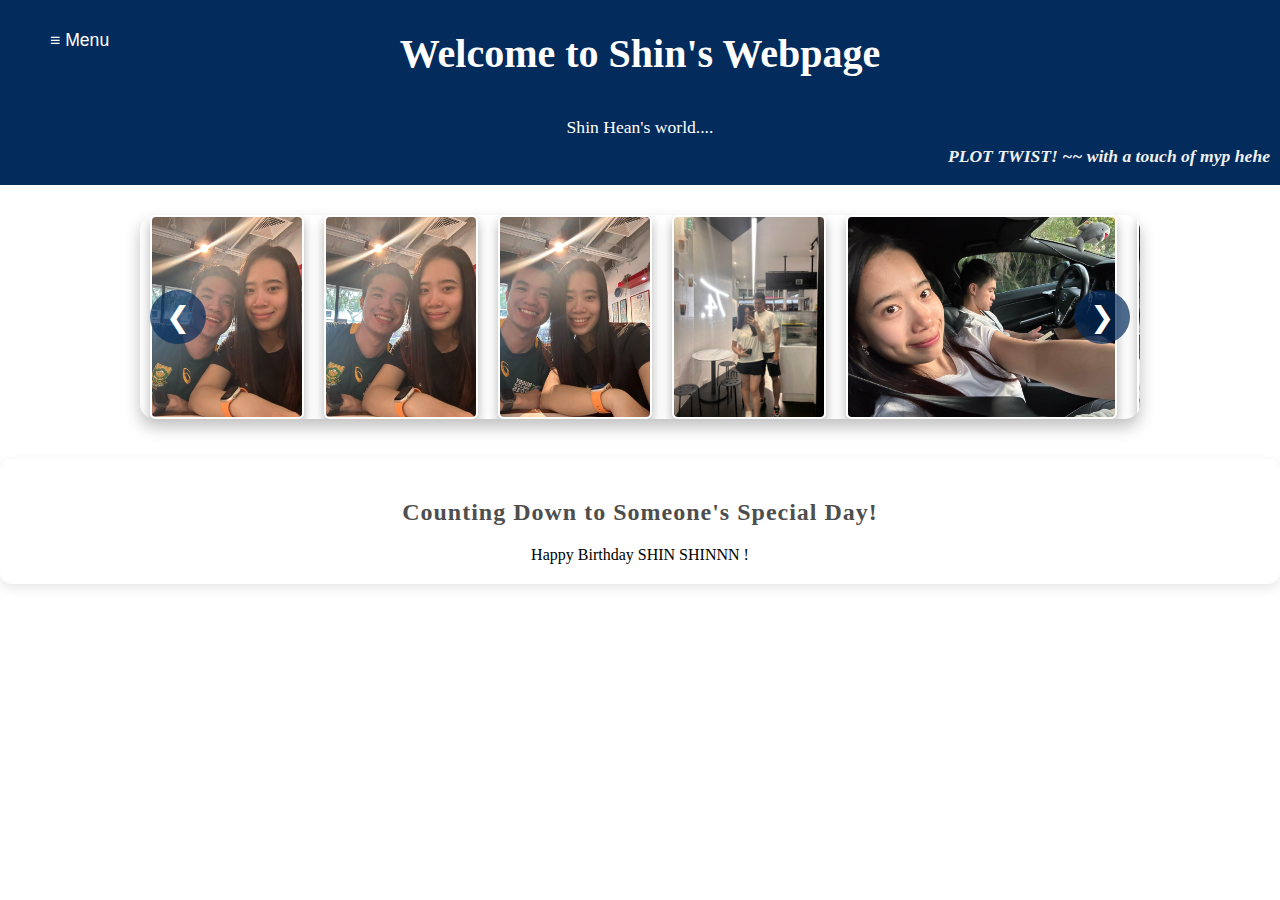
<file: index.html>
<!DOCTYPE html>
<html>
<head>
    <title>Shin's Webpage</title>
    <link rel="stylesheet" href="menu.css">
    <style>
        body {
            font-family : 'Roboto', serif;
            margin: 0;
            text-align: center;
        }
        h1 {
            font-size: 2.5rem;
            color: white;
            background-color: #032b5b;
            margin: 0;
            padding: 20px;
            text-align: center;
        }

        .welcome-header {
            background-color: #032b5b;
            color: white;
            padding: 10px 10px;
            margin: 0;
            text-align: center;
        }

        .welcome-header h1 {
            font-size: 2.5rem;
            margin: 0 0 20px 0;
        }

        .welcome-header p {
            font-size: 1.1rem;
            margin: 8px 0;
        }

        #menu-btn {
            position: fixed;
            top: 20px;
            left: 30px;
            z-index: 2;
            background-color: #032b5b;
            color: white;
            border: none;
            padding: 10px 20px;
            cursor: pointer;
            font-size: 1.1rem;
        }

        nav {
            background-color: #032b5b;
            width: 150px;
            height: 100vh;
            position: fixed;
            top: 0;
            left: -200px;
            overflow-x: hidden;
            transition: left 0.3s ease;
            padding-top: 60px;
            z-index: 1000;
        }

        nav.open {
            left: 0;
        }

        #overlay {
            position: fixed;
            top: 0;
            left: 0;
            width: 100%;
            height: 100%;
            background-color: rgba(0, 0, 0, 0.5);
            display: none;
            z-index: 999;
        }

        #overlay.show {
            display: block;
        }

        nav a {
            display: block;
            padding: 15px 20px;
            text-decoration: none;
            color: white;
            font-weight: bold;
            font-size: 1.1rem;
        }

        nav a:hover {
            background-color: #08439c;
        }

        main {
            padding: 80px 20px;
        }

        .plottwist-note {
            font-size: 0.8rem;
            text-align: right;
            margin-right: 20px;
            color: #f0f0f0;
            font-style: italic;
        }
        .slider-container {
            position: relative;
            width: 90%;
            max-width: 1000px;
            margin: 40px auto;
            overflow: hidden;
            border-radius: 15px;
            box-shadow: 0 8px 16px rgba(0, 0, 0, 0.25);
            background-color: white;
        }

        .slider-track {
            display: flex;
            transition: transform 0.5s ease;
        }

        .slider-track img {
            width: 300px;
            height: 200px;
            object-fit: cover;
            margin: 0 10px;
            border-radius: 6px;
            box-shadow: 0 6px 12px rgba(0, 0, 0, 0.3);
            border: 2px solid #ffffffcc;
            transition: transform 0.3s, box-shadow 0.3s;
        }

        .slider-track img:hover {
            transform: scale(1.05);
            box-shadow: 0 8px 16px rgba(0, 0, 0, 0.4);
        }


        .slider-container {
            margin-top: 30px; /* pushes it down */
        }

        .nav-btn {
            position: absolute;
            top: 50%;
            transform: translateY(-50%);
            background-color: rgba(3, 43, 91, 0.7);
            color: white;
            border: none;
            padding: 10px 16px;
            cursor: pointer;
            font-size: 1.8rem;
            border-radius: 50%;
            z-index: 2;
        }

        .nav-btn.left {
            left: 10px;
        }

            .nav-btn.right {
            right: 10px;
        }

        .nav-btn:hover {
            background-color: rgba(3, 43, 91, 1);
        }
        .countdown-container {
            text-align: center;
            padding: 20px;
            background: #fff;
            border-radius: 12px;
            box-shadow: 0 4px 12px rgba(0, 0, 0, 0.1);
        }

        .countdown-title {
            font-size: 24px;
            margin-bottom: 20px;
            color: #4e4e4e;
            font-weight: 600;
            letter-spacing: 1px;
        }

        .countdown {
            display: flex;
            justify-content: center;
            gap: 20px;
        }

        .time-box {
            background: #f3f3f3;
            padding: 20px;
            border-radius: 8px;
            width: 80px;
            text-align: center;
            box-shadow: 0 4px 6px rgba(0, 0, 0, 0.1);
        }

        .time-box span {
            font-size: 32px;
            color: #2d87f0;
            font-weight: bold;
        }

        .time-box p {
            font-size: 14px;
            color: #888;
            margin-top: 5px;
        }

        @media (max-width: 600px) {
            .countdown {
                flex-direction: column;
            }

            .time-box {
                width: 100px;
                margin-bottom: 10px;
            }
        }

    </style>
</head>
<body>
    <button id="menu-btn">≡ Menu</button>

    <nav id="sidebar">
        <a href="shinheanweb.html">Home</a>
        <a href="about.html">About</a>
        <a href="messages.html">Messages</a>
        <a href="gallery.html">Gallery</a>
    </nav>

    <div id="overlay"></div>

    <header class="welcome-header">
        <h1>Welcome to Shin's Webpage</h1>
        <p>Shin Hean's world....</p>
        <p class="plottwist-note"><b>PLOT TWIST! ~~ with a touch of myp hehe</b></p>
    </header>
    <div class="slider-container">
        <div class="slider-track" id="sliderTrack">
          <img src="pic1.jpeg" alt="Image 1">
          <img src="pic2.jpeg" alt="Image 2">
          <img src="pic3.jpeg" alt="Image 3">               
          <img src="pic4.jpeg" alt="Image 4">
          <img src="pic5.jpeg" alt="Image 5">
          <img src="pic6.jpeg" alt="Image 6">
          <img src="pic7.jpeg" alt="Image 7">
          <img src="pic8.jpeg" alt="Image 8">
          <img src="pic9.jpeg" alt="Image 9">   
          <img src="pic10.jpeg" alt="Image 10">
          <img src="pic11.jpeg" alt="Image 11">
          <img src="pic12.jpeg" alt="Image 12">
          <img src="pic13.jpeg" alt="Image 13">
          <img src="pic14.jpeg" alt="Image 14">
          <img src="pic15.jpeg" alt="Image 15">
          <img src="pic16.jpeg" alt="Image 16">
          <img src="pic17.jpeg" alt="Image 17">
          <img src="pic18.jpeg" alt="Image 18">
          <img src="pic19.jpeg" alt="Image 19">
          <img src="pic20.jpeg" alt="Image 20">
          <img src="pic21.jpeg" alt="Image 21">
          <img src="pic22.jpeg" alt="Image 22">
          <img src="pic23.jpeg" alt="Image 23">
          <img src="pic24.jpeg" alt="Image 24">
          <img src="pic25.jpeg" alt="Image 25">
          <img src="pic26.jpeg" alt="Image 26">
          <img src="pic27.jpeg" alt="Image 27">
          <img src="pic28.jpeg" alt="Image 28">
          <img src="pic29.jpeg" alt="Image 29">
          <img src="pic30.jpeg" alt="Image 30">
          <img src="pic31.jpeg" alt="Image 31">
          <img src="pic32.jpeg" alt="Image 32">
          <img src="pic33.jpeg" alt="Image 33">
          <img src="pic34.jpeg" alt="Image 34">
          <img src="pic35.jpeg" alt="Image 35">
          <img src="pic36.jpeg" alt="Image 36">
          <img src="pic37.jpeg" alt="Image 37">
          <img src="pic38.jpeg" alt="Image 38">
          <img src="pic39.jpeg" alt="Image 39">
          <img src="pic40.jpeg" alt="Image 40">
          <img src="pic41.jpeg" alt="Image 41">
          <img src="pic42.jpeg" alt="Image 42">
          <img src="pic43.jpeg" alt="Image 43">
          <img src="pic44.jpeg" alt="Image 44">
          <img src="pic45.jpeg" alt="Image 45">
          <img  src="pic46.jpeg" alt="Image 46">
          <img src="pic47.jpeg" alt="Image 47">
          <img  src="pic48.jpeg" alt="Image 48">
          <img src="pic49.jpeg" alt="Image 49">
        </div>
        <button class="nav-btn left" onclick="prevSlide()">❮</button>
        <button class="nav-btn right" onclick="nextSlide()">❯</button>
      </div>
      <div class="countdown-container">
        <h2 class="countdown-title">Counting Down to Someone's Special Day!</h2>
        <div id="countdown" class="countdown">
            <div class="time-box">
                <span id="days"></span>
                <p>Days</p>
            </div>
            <div class="time-box">
                <span id="hours"></span>
                <p>Hours</p>
            </div>
            <div class="time-box">
                <span id="minutes"></span>
                <p>Minutes</p>
            </div>
            <div class="time-box">
                <span id="seconds"></span>
                <p>Seconds</p>
            </div>
        </div>
    </div>
    
    <script src="menu.js"></script>  
    <script>
        let currentIndex = 0;
        const track = document.getElementById("sliderTrack");
        const images = track.querySelectorAll("img");
        const total = images.length;
      
        function updateSlider() {
          const width = images[0].clientWidth;
          track.style.transform = `translateX(-${currentIndex * width}px)`;
        }
      
        function nextSlide() {
          currentIndex = (currentIndex + 1) % total;
          updateSlider();
        }
      
        function prevSlide() {
          currentIndex = (currentIndex - 1 + total) % total;
          updateSlider();
        }
      
        // Auto-slide every 3 seconds
        setInterval(nextSlide, 3000);
      
        // Responsive fix
        window.addEventListener("resize", updateSlider);
      </script>
      <script>
        const countdownDate = new Date("2025-09-14T00:00:00").getTime(); // Replace with the birthday date

        const interval = setInterval(function() {
        const now = new Date().getTime();
        const distance = countdownDate - now;

        // Calculate time components
        const days = Math.floor(distance / (1000 * 60 * 60 * 24));
        const hours = Math.floor((distance % (1000 * 60 * 60 * 24)) / (1000 * 60 * 60));
        const minutes = Math.floor((distance % (1000 * 60 * 60)) / (1000 * 60));
        const seconds = Math.floor((distance % (1000 * 60)) / 1000);

        // Display results in the HTML
        document.getElementById("days").textContent = days;
        document.getElementById("hours").textContent = hours;
        document.getElementById("minutes").textContent = minutes;
        document.getElementById("seconds").textContent = seconds;

        // If the countdown is over, display a message
        if (distance < 0) {
            clearInterval(interval);
            document.getElementById("countdown").innerHTML = "Happy Birthday SHIN SHINNN !";
        }
    }, 1000);

      </script>
    
</body>
</html>
</file>
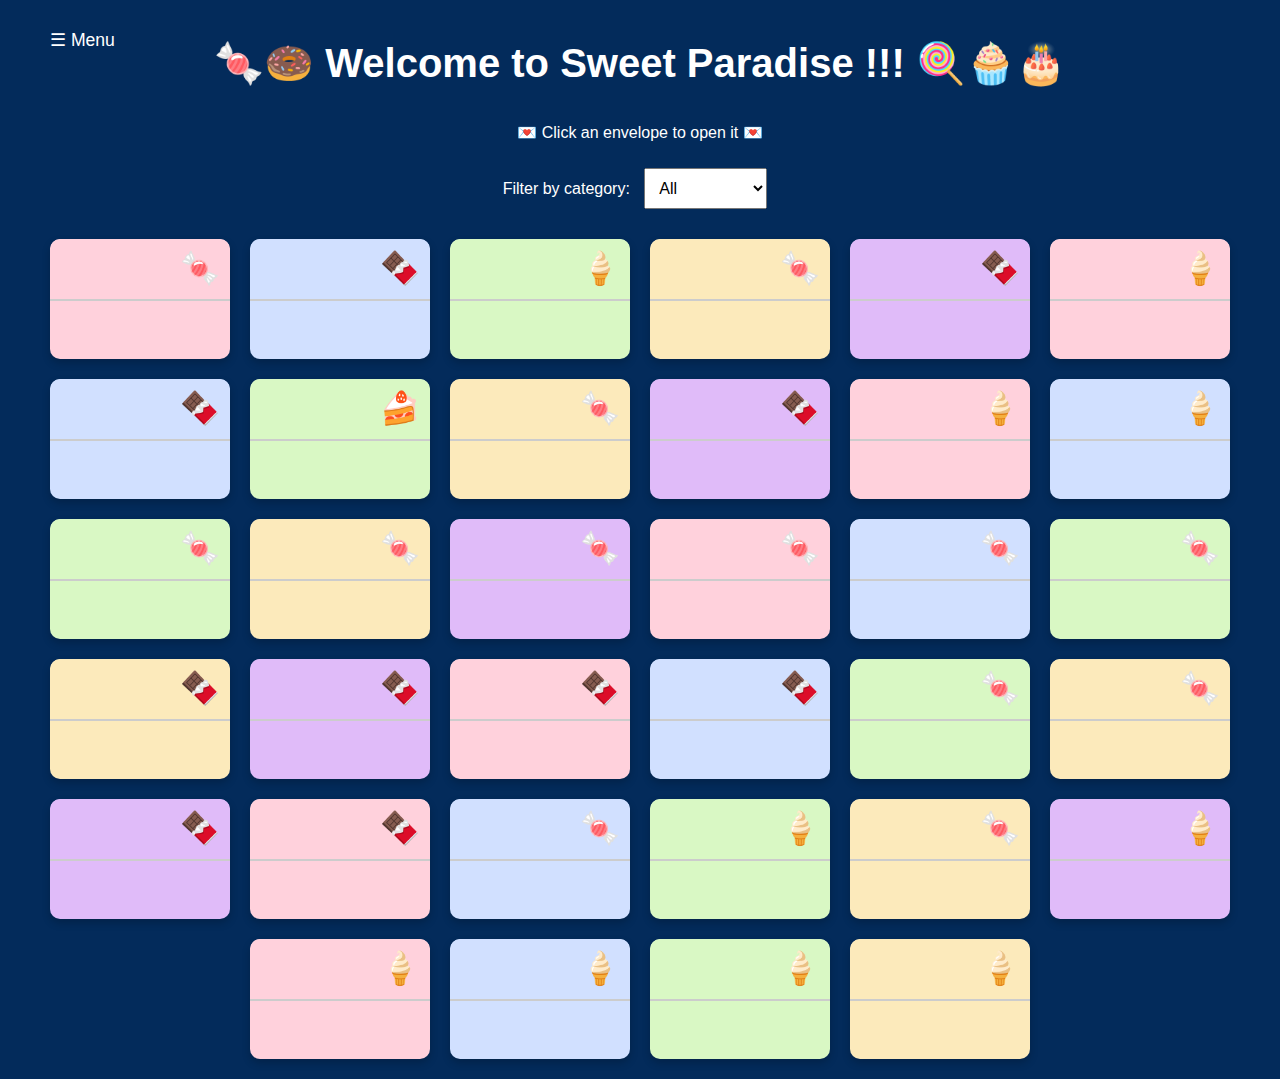
<file: messages.html>
<!DOCTYPE html>
<html lang="en">
<head>
    <meta charset="UTF-8">
    <title>Shin's Messages</title>
    <meta name="viewport" content="width=device-width, initial-scale=1.0">
    <link rel="stylesheet" href="menu.css">
    <style>
        body {
            font-family: 'Roboto', sans-serif;
            background-color: #032b5b;
            color: white;
            margin: 0;
            padding: 20px;
            text-align: center;
        }

        h1 {
            font-size: 2.5rem;
            margin-bottom: 10px;
        }

        select {
            padding: 10px;
            margin: 10px;
            font-size: 1rem;
        }

        .container {
            display: flex;
            flex-wrap: wrap;
            justify-content: center;
            gap: 20px;
            margin-top: 20px;
        }

        .envelope {
            position: relative;
            width: 180px;
            height: 120px;
            border-radius: 10px;
            overflow: hidden;
            cursor: pointer;
            background-color: white;
            box-shadow: 0 4px 8px rgba(0,0,0,0.2);
            perspective: 800px;
            transition: background-color 0.3s ease;
        }

        .envelope .flap {
            position: absolute;
            top: 0;
            left: 0;
            width: 100%;
            height: 50%;
            background-color: inherit;
            border-bottom: 2px solid #ccc;
            transform-origin: top;
            transition: transform 0.5s ease;
            z-index: 2;
            border-top-left-radius: 10px;
            border-top-right-radius: 10px;
        }

        .envelope.open .flap {
            transform: rotateX(-120deg);
        }

        .letter {
            position: absolute;
            bottom: 0;
            left: 0;
            width: 100%;
            height: 100%;
            background: white;
            color: #333;
            padding: 10px;
            font-size: 0.8rem;
            line-height: 1.3;
            transform: translateY(100%);
            transition: transform 0.5s ease 0.3s;
            z-index: 1;
            overflow: hidden;
            display: flex;
            justify-content: center;
            align-items: center;
            text-align: center;
        }

        .envelope.open .letter {
            transform: translateY(0%);
        }

        /* Modal styles */
        .modal {
            display: none;
            position: fixed;
            z-index: 1;
            left: 0;
            top: 0;
            width: 100%;
            height: 100%;
            background-color: rgba(0, 0, 0, 0.8);
            justify-content: center;
            align-items: center;
            color: white;
            font-size: 1.2rem;
        }

        .modal-content {
            background: white;
            color: #333;
            padding: 20px;
            border-radius: 10px;
            max-width: 500px;
            max-height: 80%;
            overflow-y: auto;
        }

        .modal.open {
            display: flex;
        }

        /* Style the emoji on the envelope */
        .emoji {
            position: absolute;
            top: 10px;
            right: 10px;
            font-size: 2rem;
            z-index: 3;
        }

    </style>
</head>
<body>
    <!-- Menu Button -->
    <button id="menu-btn">☰ Menu</button>

    <!-- Sidebar -->
    <nav id="sidebar">
    <a href="shinheanweb.html">Home</a>
    <a href="about.html">About</a>
    <a href="messages.html">Messages</a>
    <a href="gallery.html">Gallery</a>
    <!-- Add more links here if needed -->
    </nav>

    <!-- Overlay for dark background when sidebar opens -->
    <div id="overlay"></div>

    <h1>🍬🍩 Welcome to Sweet Paradise !!! 🍭🧁🎂</h1>
    <p>💌 Click an envelope to open it 💌</p>

    <label for="categoryFilter">Filter by category:</label>
    <select id="categoryFilter">
        <option value="all">All</option>
        <option value="love">Sweets</option>
        <option value="encouragement">Chocolates</option>
        <option value="how i feel about shin">Ice Cream</option>
        <option value="messages for occasions">Cake</option>
    </select>

    <div class="container" id="messageContainer"></div>

    <!-- Modal -->
    <div class="modal" id="messageModal">
        <div class="modal-content" id="modalContent"></div>
    </div>

    <script>
        let allMessages = [];

        document.addEventListener("DOMContentLoaded", () => {
            fetch("messages.json")
                .then(response => response.json())
                .then(json => {
                    allMessages = json;
                    displayMessages(allMessages);
                });

            document.getElementById("categoryFilter").addEventListener("change", function () {
                const selected = this.value;
                const filtered = selected === "all"
                    ? allMessages
                    : allMessages.filter(msg => msg.category === selected);
                displayMessages(filtered);
            });
        });

        function displayMessages(messages) {
            const container = document.getElementById("messageContainer");
            container.innerHTML = "";
            messages.forEach((msg, i) => {
                const env = document.createElement("div");
                env.className = "envelope";
                env.style.backgroundColor = getPastel(i);

                const flap = document.createElement("div");
                flap.className = "flap";

                const letter = document.createElement("div");
                letter.className = "letter";
                letter.innerHTML = `<p>${msg.message}</p>`;

                const emoji = document.createElement("div");
                emoji.className = "emoji";
                emoji.innerHTML = getCategoryEmoji(msg.category); // Add emoji to envelope

                env.appendChild(flap);
                env.appendChild(letter);
                env.appendChild(emoji); // Attach emoji to envelope

                env.addEventListener("click", () => {
                    openModal(msg.message, env); // Open modal and pass the envelope
                    env.classList.toggle("open");
                });

                container.appendChild(env);
            });
        }

        function getCategoryEmoji(category) {
            const emojis = {
                "love": "🍬",                // Candy for love category
                "encouragement": "🍫",       // Chocolate for encouragement
                "how i feel about shin": "🍦", // Ice cream for Shin category
                "messages for occasions": "🍰",     // Cake for ocassion messages
            };
            return emojis[category] || "🍭";  // Default candy emoji
        }

        function openModal(message, env) {
            const modal = document.getElementById("messageModal");
            const modalContent = document.getElementById("modalContent");
            modalContent.innerHTML = `<p>${message}</p>`;
            modal.classList.add("open");

            // Close modal and envelope when clicked outside
            modal.addEventListener("click", (e) => {
                if (e.target === modal) {  // Ensure the click is outside the modal content
                    modal.classList.remove("open");
                    env.classList.remove("open"); // Close the envelope when modal is closed
                }
            });
        }

        function getPastel(index) {
            const colors = ["#ffd1dc", "#d1e0ff", "#d9f8c4", "#fceabb", "#e0bbf9"];
            return colors[index % colors.length];
        }
    </script>
    <script src="menu.js"></script>
</body>
</html>
</file>
<file: menu.css>
body {
    font-family : 'Roboto', serif;
    margin: 0;
    text-align: center;
}
h1 {
    font-size: 2.5rem;
    color: white;
    background-color: #032b5b;
    margin: 0;
    padding: 20px;
    text-align: center;
}
.welcome-header {
    background-color: #032b5b;
    color: white;
    padding: 10px 10px;
    margin: 0;
    text-align: center;
}
.welcome-header h1 {
    font-size: 2.5rem;
    margin: 0 0 20px 0;
}
.welcome-header p {
    font-size: 1.1rem;
    margin: 8px 0;
}
#menu-btn {
    position: fixed;
    top: 20px;
    left: 30px;
    z-index: 2;
    background-color: #032b5b;
    color: white;
    border: none;
    padding: 10px 20px;
    cursor: pointer;
    font-size: 1.1rem;
}
nav {
    background-color: #032b5b;
    width: 150px;
    height: 100vh;
    position: fixed;
    top: 0;
    left: -200px;
    overflow-x: hidden;
    transition: left 0.3s ease;
    padding-top: 60px;
    z-index: 1000;
}
nav.open {
    left: 0;
}
#overlay {
    position: fixed;
    top: 0;
    left: 0;
    width: 100%;
    height: 100%;
    background-color: rgba(0, 0, 0, 0.5);
    display: none;
    z-index: 999;
}
#overlay.show {
    display: block;
}
nav a {
    display: block;
    padding: 15px 20px;
    text-decoration: none;
    color: white;
    font-weight: bold;
    font-size: 1.1rem;
}
nav a:hover {
    background-color: #08439c;
}
main {
    padding: 80px 20px;
}
.plottwist-note {
    font-size: 0.8rem;
    text-align: right;
    margin-right: 20px;
    color: #f0f0f0;
    font-style: italic;
}
</file>
